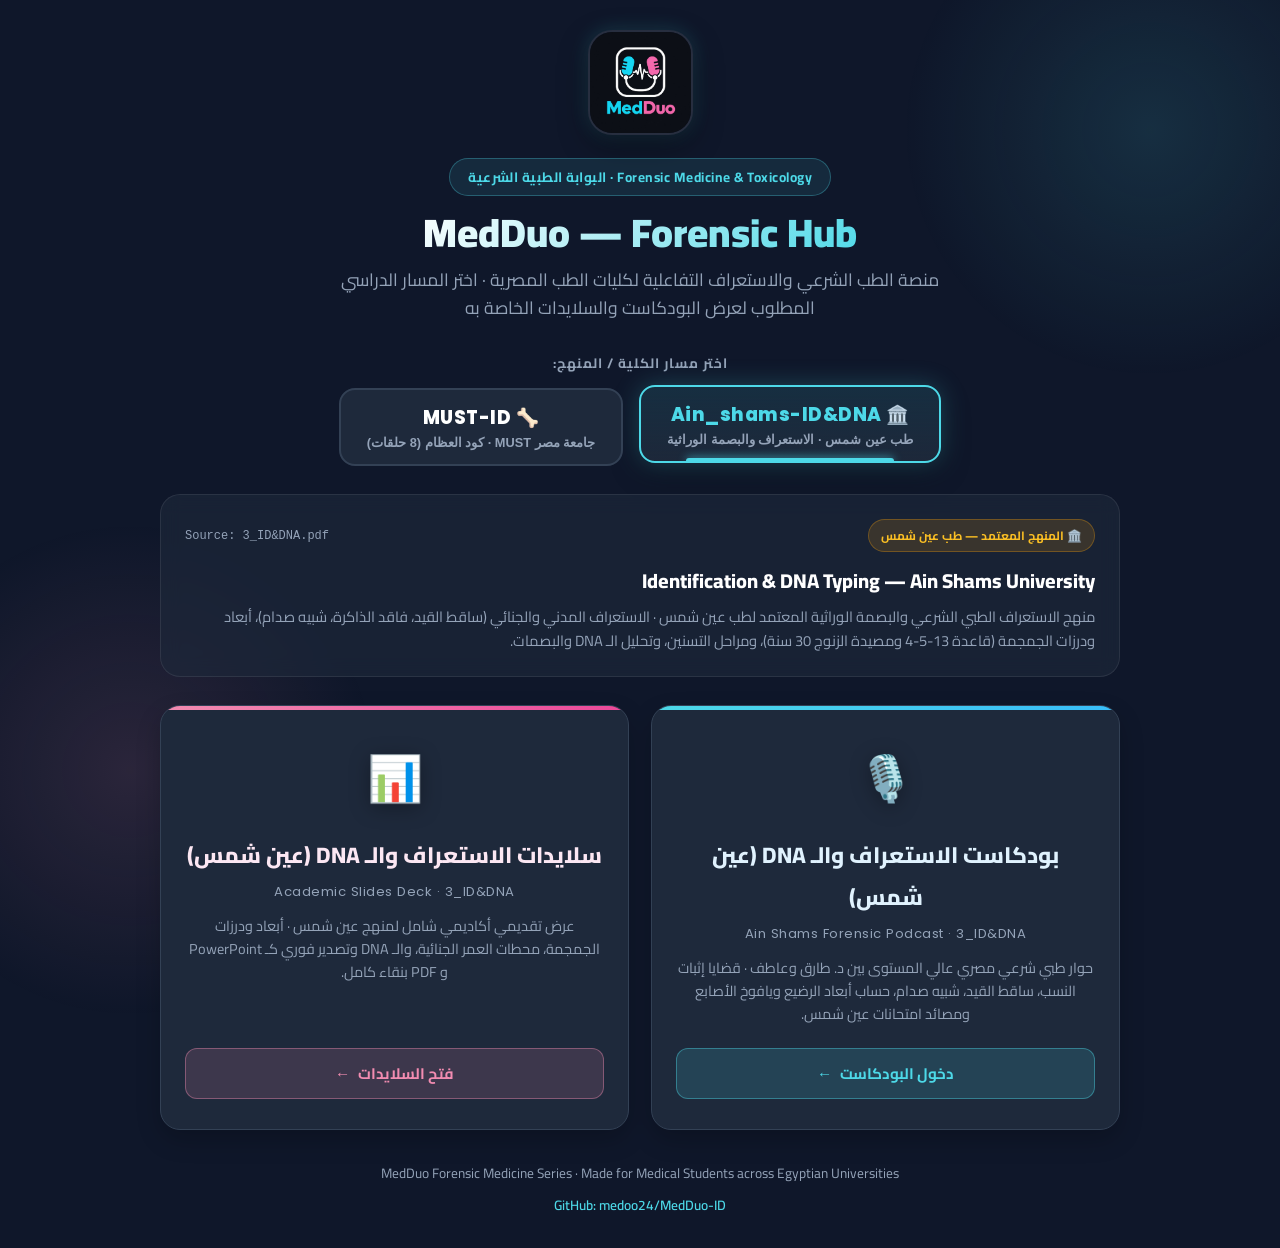
<file: index.html>
<!DOCTYPE html>
<html lang="ar" dir="rtl">
<head>
  <meta charset="UTF-8" />
  <meta name="viewport" content="width=device-width, initial-scale=1.0" />
  <title>MedDuo — البوابة الطبية الشرعية | Forensic Medicine Portal</title>
  <link rel="preconnect" href="https://fonts.googleapis.com" />
  <link rel="preconnect" href="https://fonts.gstatic.com" crossorigin />
  <link href="https://fonts.googleapis.com/css2?family=Cairo:wght@400;600;700;800;900&family=Inter:wght@400;600;700&family=Poppins:wght@600;700;800&display=swap" rel="stylesheet" />
  <style>
    :root {
      --cyan: #4DD9E8;
      --pink: #F28CB1;
      --gold: #F59E0B;
      --emerald: #10B981;
      --bg: #0F172A;
      --card-bg: #1E293B;
      --card-border: #334155;
      --text: #F8FAFC;
      --text-muted: #94A3B8;
    }

    * {
      box-sizing: border-box;
      margin: 0;
      padding: 0;
    }

    body {
      font-family: 'Cairo', sans-serif;
      background: var(--bg);
      color: var(--text);
      min-height: 100vh;
      display: flex;
      flex-direction: column;
      align-items: center;
      justify-content: space-between;
      padding: 30px 20px;
      overflow-x: hidden;
    }

    /* Ambient Glow */
    .glow-cyan {
      position: fixed;
      width: 500px;
      height: 500px;
      background: radial-gradient(circle, rgba(77, 217, 232, 0.12) 0%, transparent 70%);
      top: -120px;
      right: -120px;
      pointer-events: none;
      z-index: 0;
    }
    .glow-pink {
      position: fixed;
      width: 500px;
      height: 500px;
      background: radial-gradient(circle, rgba(242, 140, 177, 0.12) 0%, transparent 70%);
      bottom: -120px;
      left: -120px;
      pointer-events: none;
      z-index: 0;
    }

    .container {
      position: relative;
      z-index: 1;
      max-width: 960px;
      width: 100%;
      text-align: center;
      margin: auto 0;
    }

    /* Header */
    .logo-wrap {
      margin-bottom: 14px;
    }
    .logo-img {
      width: 105px;
      height: 105px;
      border-radius: 24px;
      box-shadow: 0 10px 30px rgba(0, 0, 0, 0.4), 0 0 20px rgba(77, 217, 232, 0.2);
      border: 2px solid rgba(255, 255, 255, 0.1);
      transition: transform 0.3s ease;
    }
    .logo-img:hover {
      transform: scale(1.05);
    }

    .badge-wrap {
      margin-bottom: 12px;
    }
    .badge {
      display: inline-block;
      padding: 5px 18px;
      border-radius: 50px;
      background: rgba(77, 217, 232, 0.1);
      color: var(--cyan);
      border: 1px solid rgba(77, 217, 232, 0.3);
      font-size: 0.85rem;
      font-weight: 700;
      letter-spacing: 0.5px;
    }

    h1 {
      font-size: 2.5rem;
      font-weight: 900;
      line-height: 1.25;
      margin-bottom: 8px;
      background: linear-gradient(135deg, #FFFFFF 25%, var(--cyan) 75%, var(--pink) 100%);
      -webkit-background-clip: text;
      -webkit-text-fill-color: transparent;
    }

    .subtitle {
      font-size: 1.1rem;
      color: var(--text-muted);
      margin-bottom: 28px;
      max-width: 650px;
      margin-left: auto;
      margin-right: auto;
      line-height: 1.6;
    }

    /* Track Selector */
    .track-selector-title {
      font-size: 0.85rem;
      text-transform: uppercase;
      letter-spacing: 1px;
      color: var(--text-muted);
      margin-bottom: 12px;
      font-weight: 700;
    }

    .track-selector {
      display: flex;
      justify-content: center;
      gap: 16px;
      margin-bottom: 28px;
      flex-wrap: wrap;
    }

    .track-tab-btn {
      background: var(--card-bg);
      border: 2px solid var(--card-border);
      border-radius: 16px;
      padding: 14px 26px;
      color: var(--text);
      cursor: pointer;
      display: flex;
      flex-direction: column;
      align-items: center;
      gap: 4px;
      transition: all 0.3s cubic-bezier(0.16, 1, 0.3, 1);
      min-width: 250px;
      position: relative;
      overflow: hidden;
      outline: none;
    }

    .track-tab-btn:hover {
      border-color: rgba(77, 217, 232, 0.6);
      transform: translateY(-2px);
      box-shadow: 0 8px 24px rgba(0, 0, 0, 0.25);
    }

    .track-tab-btn.active {
      border-color: var(--cyan);
      background: linear-gradient(180deg, rgba(77, 217, 232, 0.12) 0%, rgba(30, 41, 59, 0.95) 100%);
      box-shadow: 0 0 25px rgba(77, 217, 232, 0.25), 0 10px 30px rgba(0, 0, 0, 0.3);
      transform: translateY(-3px);
    }

    .track-tab-btn.active::after {
      content: '';
      position: absolute;
      bottom: 0;
      left: 15%;
      right: 15%;
      height: 3px;
      background: var(--cyan);
      border-radius: 3px 3px 0 0;
      box-shadow: 0 0 8px var(--cyan);
    }

    .track-tab-code {
      font-family: 'Poppins', sans-serif;
      font-size: 1.15rem;
      font-weight: 800;
      letter-spacing: 0.5px;
      color: #FFFFFF;
      display: flex;
      align-items: center;
      gap: 8px;
    }

    .track-tab-btn.active .track-tab-code {
      color: var(--cyan);
    }

    .track-tab-sub {
      font-size: 0.8rem;
      color: var(--text-muted);
      font-weight: 600;
    }

    /* Track Detail Container */
    .track-detail-box {
      background: rgba(30, 41, 59, 0.65);
      border: 1px solid rgba(255, 255, 255, 0.08);
      backdrop-filter: blur(10px);
      border-radius: 20px;
      padding: 24px;
      margin-bottom: 28px;
      transition: all 0.3s ease;
      text-align: right;
    }

    .track-detail-header {
      display: flex;
      justify-content: space-between;
      align-items: center;
      margin-bottom: 10px;
      flex-wrap: wrap;
      gap: 8px;
    }

    .track-badge-pill {
      font-size: 0.75rem;
      font-weight: 700;
      padding: 4px 12px;
      border-radius: 20px;
      background: rgba(245, 158, 11, 0.15);
      color: #FBBF24;
      border: 1px solid rgba(245, 158, 11, 0.3);
    }

    .track-source-tag {
      font-size: 0.75rem;
      color: var(--text-muted);
      font-family: monospace;
      direction: ltr;
    }

    .track-curriculum-title {
      font-size: 1.25rem;
      font-weight: 800;
      color: #FFFFFF;
      margin-bottom: 6px;
    }

    .track-curriculum-desc {
      font-size: 0.92rem;
      color: var(--text-muted);
      line-height: 1.6;
    }

    /* Cards Grid */
    .portal-grid {
      display: grid;
      grid-template-columns: 1fr 1fr;
      gap: 22px;
      margin-bottom: 30px;
    }

    @media (max-width: 768px) {
      .portal-grid {
        grid-template-columns: 1fr;
        gap: 16px;
      }
      .track-tab-btn {
        min-width: 100%;
      }
      h1 { font-size: 2rem; }
    }

    .portal-card {
      background: var(--card-bg);
      border: 1.5px solid var(--card-border);
      border-radius: 20px;
      padding: 30px 24px;
      text-decoration: none;
      color: inherit;
      display: flex;
      flex-direction: column;
      align-items: center;
      justify-content: space-between;
      transition: all 0.3s cubic-bezier(0.16, 1, 0.3, 1);
      position: relative;
      overflow: hidden;
      box-shadow: 0 10px 25px rgba(0, 0, 0, 0.2);
      text-align: center;
    }

    .portal-card::before {
      content: '';
      position: absolute;
      top: 0;
      left: 0;
      right: 0;
      height: 4px;
      transition: height 0.3s ease;
    }
    .card-podcast::before { background: linear-gradient(90deg, var(--cyan), #38bdf8); }
    .card-slides::before { background: linear-gradient(90deg, var(--pink), #ec4899); }

    .portal-card:hover {
      transform: translateY(-6px);
      box-shadow: 0 18px 40px rgba(0, 0, 0, 0.35);
    }
    .card-podcast:hover { border-color: var(--cyan); }
    .card-slides:hover { border-color: var(--pink); }

    .card-icon {
      font-size: 2.8rem;
      margin-bottom: 14px;
      filter: drop-shadow(0 4px 10px rgba(0, 0, 0, 0.3));
    }

    .card-title {
      font-size: 1.4rem;
      font-weight: 800;
      margin-bottom: 6px;
    }
    .card-podcast .card-title { color: #E0F2FE; }
    .card-slides .card-title { color: #FCE7F3; }

    .card-en-title {
      font-family: 'Poppins', sans-serif;
      font-size: 0.82rem;
      color: var(--text-muted);
      margin-bottom: 12px;
      letter-spacing: 0.5px;
    }

    .card-desc {
      font-size: 0.9rem;
      color: var(--text-muted);
      line-height: 1.6;
      margin-bottom: 22px;
      flex-grow: 1;
    }

    .card-btn {
      display: inline-flex;
      align-items: center;
      gap: 8px;
      padding: 10px 24px;
      border-radius: 12px;
      font-weight: 700;
      font-size: 0.95rem;
      transition: all 0.2s ease;
      width: 100%;
      justify-content: center;
    }

    .card-podcast .card-btn {
      background: rgba(77, 217, 232, 0.15);
      color: var(--cyan);
      border: 1px solid rgba(77, 217, 232, 0.4);
    }
    .card-podcast:hover .card-btn {
      background: var(--cyan);
      color: #0F172A;
      box-shadow: 0 4px 15px rgba(77, 217, 232, 0.4);
    }

    .card-slides .card-btn {
      background: rgba(242, 140, 177, 0.15);
      color: var(--pink);
      border: 1px solid rgba(242, 140, 177, 0.4);
    }
    .card-slides:hover .card-btn {
      background: var(--pink);
      color: #0F172A;
      box-shadow: 0 4px 15px rgba(242, 140, 177, 0.4);
    }

    /* Footer */
    footer {
      font-size: 0.85rem;
      color: var(--text-muted);
      text-align: center;
      margin-top: 24px;
    }
    footer a {
      color: var(--cyan);
      text-decoration: none;
      font-weight: 600;
    }
    footer a:hover {
      text-decoration: underline;
    }
  </style>
</head>
<body>
  <div class="glow-cyan"></div>
  <div class="glow-pink"></div>

  <div class="container">
    <div class="logo-wrap">
      <img src="Logo.jpg" alt="MedDuo Logo" class="logo-img" />
    </div>

    <div class="badge-wrap">
      <span class="badge">Forensic Medicine & Toxicology · البوابة الطبية الشرعية</span>
    </div>
    <h1>MedDuo — Forensic Hub</h1>
    <p class="subtitle">
      منصة الطب الشرعي والاستعراف التفاعلية لكليات الطب المصرية · اختر المسار الدراسي المطلوب لعرض البودكاست والسلايدات الخاصة به
    </p>

    <!-- TRACK SELECTOR BUTTONS -->
    <div class="track-selector-title">اختر مسار الكلية / المنهج:</div>
    <div class="track-selector" role="tablist">
      <!-- 1. Ain Shams Track -->
      <button class="track-tab-btn active" id="tab-ainshams" role="tab" aria-selected="true" data-track="ain_shams">
        <span class="track-tab-code">🏛️ Ain_shams-ID&DNA</span>
        <span class="track-tab-sub">طب عين شمس · الاستعراف والبصمة الوراثية</span>
      </button>

      <!-- 2. MUST Track -->
      <button class="track-tab-btn" id="tab-must" role="tab" aria-selected="false" data-track="must">
        <span class="track-tab-code">🦴 MUST-ID</span>
        <span class="track-tab-sub">جامعة مصر MUST · كود العظام (8 حلقات)</span>
      </button>
    </div>

    <!-- DYNAMIC TRACK DETAIL BOX -->
    <div class="track-detail-box" id="track-detail-box">
      <div class="track-detail-header">
        <span class="track-badge-pill" id="track-badge">🏛️ المنهج المعتمد — طب عين شمس</span>
        <span class="track-source-tag" id="track-source">Source: 3_ID&DNA.pdf</span>
      </div>
      <div class="track-curriculum-title" id="track-title">Identification & DNA Typing — Ain Shams University</div>
      <p class="track-curriculum-desc" id="track-desc">
        منهج الاستعراف الطبي الشرعي والبصمة الوراثية المعتمد لطب عين شمس · الاستعراف المدني والجنائي (ساقط القيد، شبيه صدام)، أبعاد ودرزات الجمجمة (13-5-4 ومصيدة الزنوج)، الأسنان اللبنية والدائمة، والـ DNA وتطبيقاته.
      </p>
    </div>

    <!-- ACTION CARDS (PODCAST & SLIDES) -->
    <div class="portal-grid">
      <!-- PODCAST CARD -->
      <a href="podcast-site/?track=ain_shams" id="btn-portal-podcast" class="portal-card card-podcast">
        <div>
          <div class="card-icon">🎙️</div>
          <div class="card-title" id="podcast-title">بودكاست الاستعراف والـ DNA</div>
          <div class="card-en-title" id="podcast-subtitle">Ain Shams Forensic Podcast</div>
          <p class="card-desc" id="podcast-desc">
            حوار مصري خفيف ودسم بين د. طارق وعاطف · قضايا المستشفى، ساقط القيد، شبيه صدام، تفكيك أبعاد الجمجمة ومصائد امتحانات عين شمس بدقة أكاديمية بالغة.
          </p>
        </div>
        <div class="card-btn">
          <span>دخول البودكاست</span>
          <span>←</span>
        </div>
      </a>

      <!-- SLIDES CARD -->
      <a href="slides-site/?track=ain_shams" id="btn-portal-slides" class="portal-card card-slides">
        <div>
          <div class="card-icon">📊</div>
          <div class="card-title" id="slides-title">سلايدات العرض الأكاديمي</div>
          <div class="card-en-title" id="slides-subtitle">Academic Slides & Diagrams</div>
          <p class="card-desc" id="slides-desc">
            سلايدات أكاديمية إنجليزية بالصور والرسومات وتصدير كامل كـ PowerPoint (.pptx) و PDF بصفحة كاملة بدون أخطاء وملاحظات المحاضر الرسمية.
          </p>
        </div>
        <div class="card-btn">
          <span>فتح السلايدات</span>
          <span>←</span>
        </div>
      </a>
    </div>

    <footer>
      <p>MedDuo Forensic Medicine Series · Made for Medical Students across Egyptian Universities</p>
      <p style="margin-top: 6px;">
        <a href="https://github.com/medoo24/MedDuo-ID" target="_blank" rel="noopener">GitHub: medoo24/MedDuo-ID</a>
      </p>
    </footer>
  </div>

  <script>
    const TRACK_CONFIGS = {
      ain_shams: {
        badge: '🏛️ المنهج المعتمد — طب عين شمس',
        source: 'Source: 3_ID&DNA.pdf',
        title: 'Identification & DNA Typing — Ain Shams University',
        desc: 'منهج الاستعراف الطبي الشرعي والبصمة الوراثية المعتمد لطب عين شمس · الاستعراف المدني والجنائي (ساقط القيد، فاقد الذاكرة، شبيه صدام)، أبعاد ودرزات الجمجمة (قاعدة 13-5-4 ومصيدة الزنوج 30 سنة)، ومراحل التسنين، وتحليل الـ DNA والبصمات.',
        podcastLink: 'podcast-site/?track=ain_shams',
        podcastTitle: 'بودكاست الاستعراف والـ DNA (عين شمس)',
        podcastSubtitle: 'Ain Shams Forensic Podcast · 3_ID&DNA',
        podcastDesc: 'حوار طبي شرعي مصري عالي المستوى بين د. طارق وعاطف · قضايا إثبات النسب، ساقط القيد، شبيه صدام، حساب أبعاد الرضيع ويافوخ الأصابع ومصائد امتحانات عين شمس.',
        slidesLink: 'slides-site/?track=ain_shams',
        slidesTitle: 'سلايدات الاستعراف والـ DNA (عين شمس)',
        slidesSubtitle: 'Academic Slides Deck · 3_ID&DNA',
        slidesDesc: 'عرض تقديمي أكاديمي شامل لمنهج عين شمس · أبعاد ودرزات الجمجمة، محطات العمر الجنائية، والـ DNA وتصدير فوري كـ PowerPoint و PDF بنقاء كامل.'
      },
      must: {
        badge: '🦴 كود العظام — جامعة مصر MUST (8 حلقات)',
        source: 'Source: MUST Forensic Modules (Ep 1-8)',
        title: 'The Bone Code — MUST Forensic Medicine Series',
        desc: 'سلسلة كود العظام الكاملة في 8 حلقات تفاعلية · طريقة د. شيرين للأشكال الهندسية، مراكز التعظم وقضية البرنس، عظام الحوض والخنق اللامي، وبصمات اليد والأسنان ومعادلات بيرسون.',
        podcastLink: 'podcast-site/?track=must',
        podcastTitle: 'بودكاست كود العظام (8 حلقات)',
        podcastSubtitle: 'The Bone Code Podcast (MUST Track)',
        podcastDesc: 'حوار مصري خفيف الدم وشديد الدقة بين د. طارق وعاطف · رحلة الـ 8 حلقات كاملة مع قضية البرنس وفحص الجثة المتفحمة وقضية المشنوق وتثبيت أرقام الامتحان.',
        slidesLink: 'slides-site/?track=must',
        slidesTitle: 'سلايدات كود العظام (8 حلقات)',
        slidesSubtitle: 'Academic Slides Deck (MUST Track)',
        slidesDesc: 'عرض تقديمي متكامل لـ 8 حلقات يضم 23 رسماً تشريحياً وجنائياً عالي الدقة · وضع العرض المسرحي (F) وتصدير رسمي كـ PowerPoint (.pptx) و PDF بجودة Retina.'
      }
    };

    function applyTrack(trackKey) {
      const cfg = TRACK_CONFIGS[trackKey] || TRACK_CONFIGS.ain_shams;
      
      // Update Tab buttons
      document.querySelectorAll('.track-tab-btn').forEach(btn => {
        const isTarget = btn.dataset.track === trackKey;
        btn.classList.toggle('active', isTarget);
        btn.setAttribute('aria-selected', isTarget ? 'true' : 'false');
      });

      // Update Track Info Box
      document.getElementById('track-badge').textContent = cfg.badge;
      document.getElementById('track-source').textContent = cfg.source;
      document.getElementById('track-title').textContent = cfg.title;
      document.getElementById('track-desc').textContent = cfg.desc;

      // Update Cards Links & Content
      const pLink = document.getElementById('btn-portal-podcast');
      pLink.href = cfg.podcastLink;
      document.getElementById('podcast-title').textContent = cfg.podcastTitle;
      document.getElementById('podcast-subtitle').textContent = cfg.podcastSubtitle;
      document.getElementById('podcast-desc').textContent = cfg.podcastDesc;

      const sLink = document.getElementById('btn-portal-slides');
      sLink.href = cfg.slidesLink;
      document.getElementById('slides-title').textContent = cfg.slidesTitle;
      document.getElementById('slides-subtitle').textContent = cfg.slidesSubtitle;
      document.getElementById('slides-desc').textContent = cfg.slidesDesc;

      // Persist choice & URL hash
      localStorage.setItem('medduo_selected_track', trackKey);
      if (history.replaceState) {
        history.replaceState(null, null, '#' + trackKey);
      }
    }

    // Attach click handlers
    document.querySelectorAll('.track-tab-btn').forEach(btn => {
      btn.addEventListener('click', () => {
        applyTrack(btn.dataset.track);
      });
    });

    // Init from URL hash or localStorage or default to ain_shams
    window.addEventListener('DOMContentLoaded', () => {
      const hash = window.location.hash.replace('#', '');
      const saved = localStorage.getItem('medduo_selected_track');
      if (hash && TRACK_CONFIGS[hash]) {
        applyTrack(hash);
      } else if (saved && TRACK_CONFIGS[saved]) {
        applyTrack(saved);
      } else {
        applyTrack('ain_shams');
      }
    });
  </script>
</body>
</html>
</file>
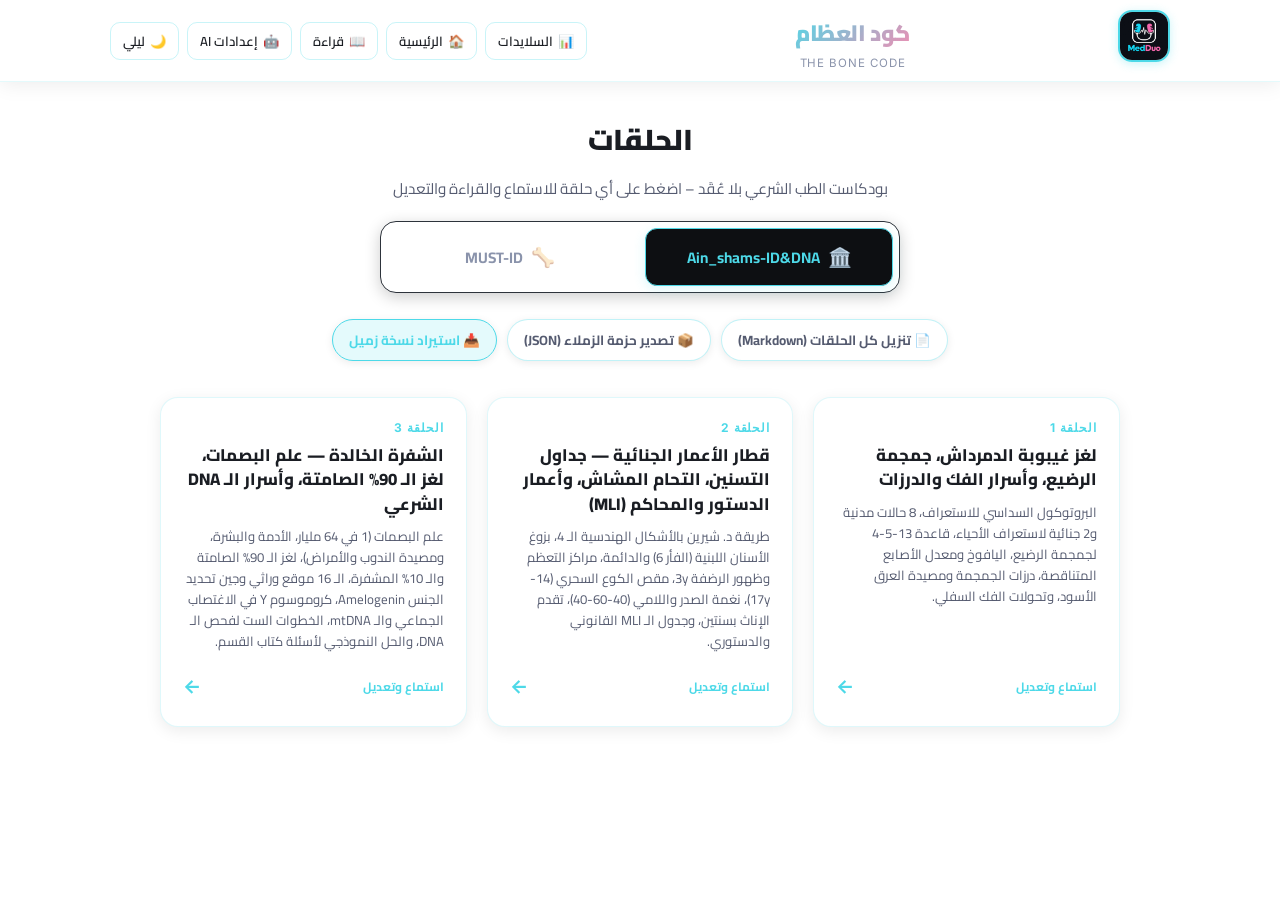
<file: podcast-site/index.html>
<!DOCTYPE html>
<html lang="ar" dir="rtl">
<head>
  <meta charset="UTF-8" />
  <meta name="viewport" content="width=device-width, initial-scale=1.0" />
  <title>كود العظام | The Bone Code</title>
  <link rel="preconnect" href="https://fonts.googleapis.com" />
  <link rel="preconnect" href="https://fonts.gstatic.com" crossorigin />
  <link href="https://fonts.googleapis.com/css2?family=Cairo:wght@300;400;600;700;900&family=Inter:wght@300;400;600;700&display=swap" rel="stylesheet" />
  <link rel="stylesheet" href="style.css" />
</head>
<body class="light-mode">

  <!-- SHARED BANNER (Shown when viewing a colleague's shared link) -->
  <div id="shared-banner" class="shared-banner" style="display:none;">
    <div class="shared-banner-inner">
      <div class="shared-banner-text">
        <span class="shared-icon">🎉</span>
        <span>أنت تعرض الآن <strong>نسخة معدلة شاركها معك زميلك</strong> لهذه الحلقة!</span>
      </div>
      <div class="shared-banner-actions">
        <button id="btn-save-shared" class="banner-btn save">💾 حفظ هذه النسخة في متصفحي</button>
        <button id="btn-dismiss-shared" class="banner-btn dismiss">✕ إغلاق التنبيه</button>
      </div>
    </div>
  </div>

  <!-- HEADER -->
  <header class="site-header">
    <div class="header-inner">
      <!-- Logo (left in RTL = start) -->
      <div class="header-logo">
        <a href="../index.html" title="الرئيسية"><img src="Logo.jpg" alt="MedDuo Logo" class="logo-img" /></a>
      </div>

      <!-- Site title (center) -->
      <div class="header-title">
        <h1 class="site-title">كود العظام</h1>
        <span class="site-title-en">The Bone Code</span>
      </div>

      <!-- Controls (right in RTL = end) -->
      <div class="header-controls">
        <a href="../slides-site/" id="btn-goto-slides" class="ctrl-btn portal-link" title="انتقل إلى منصة السلايدات والشرائح">
          <span class="icon">📊</span>
          <span class="label">السلايدات</span>
        </a>
        <a href="../index.html" class="ctrl-btn portal-link" title="العودة للبوابة الرئيسية">
          <span class="icon">🏠</span>
          <span class="label">الرئيسية</span>
        </a>

        <button id="btn-reading-mode" class="ctrl-btn" title="وضع القراءة">
          <span class="icon">📖</span>
          <span class="label">قراءة</span>
        </button>
        <button id="btn-ai-settings-podcast" class="ctrl-btn" title="إعدادات الذكاء الاصطناعي (Gemini AI)">
          <span class="icon">🤖</span>
          <span class="label">إعدادات AI</span>
        </button>
        <button id="btn-dark-mode" class="ctrl-btn" title="الوضع الليلي">
          <span class="icon">🌙</span>
          <span class="label">ليلي</span>
        </button>
      </div>
    </div>
  </header>

  <!-- MAIN VIEWS -->
  <main id="app">
    <!-- Episode Grid View -->
    <section id="view-grid" class="view active">
      <div class="grid-header">
        <h2 class="grid-title">الحلقات</h2>
        <p class="grid-subtitle">بودكاست الطب الشرعي بلا عُقَد – اضغط على أي حلقة للاستماع والقراءة والتعديل</p>

                <!-- University Track Switcher -->
        <div class="track-switcher" id="track-switcher">
          <button class="track-tab active" id="tab-ain-shams" data-track="ain_shams" title="منهج طب عين شمس — 3 حلقات">
            <span class="track-icon">🏛️</span>
            <span class="track-name">Ain_shams-ID&DNA</span>
          </button>
          <button class="track-tab" id="tab-must" data-track="must" title="سلسلة كود العظام — جامعة مصر — 8 حلقات">
            <span class="track-icon">🦴</span>
            <span class="track-name">MUST-ID</span>
          </button>
        </div>

        <!-- Global Collaborative Tools Bar -->
        <div class="grid-tools-bar">
          <button id="btn-grid-export-all-md" class="grid-tool-btn" title="تنزيل جميع الحلقات المعدلة في ملف Markdown واحد شامل">
            📄 تنزيل كل الحلقات (Markdown)
          </button>
          <button id="btn-grid-export-all-json" class="grid-tool-btn" title="تصدير حزمة التعديلات كاملة لتبادلها مع الزملاء">
            📦 تصدير حزمة الزملاء (JSON)
          </button>
          <button id="btn-grid-import" class="grid-tool-btn primary" title="استيراد ملف معدل من زميل (Markdown أو JSON)">
            📥 استيراد نسخة زميل
          </button>
        </div>
      </div>
      <div id="episodes-grid" class="episodes-grid"></div>
    </section>

    <!-- Episode View -->
    <section id="view-episode" class="view">
      <div class="episode-header">
        <button id="btn-back" class="back-btn">
          <span>→</span> العودة للحلقات
        </button>
        <div class="episode-meta">
          <div class="ep-meta-top">
            <span id="ep-number-badge" class="ep-badge"></span>
            <button id="btn-edit-ep-meta" class="btn-edit-meta" title="تعديل عنوان ووصف الحلقة بحرية">
              <span class="icon">✏️</span>
              <span>تعديل عنوان ووصف الحلقة</span>
            </button>
          </div>
          <h2 id="ep-title" class="ep-title"></h2>
          <p id="ep-desc" class="ep-desc"></p>
        </div>
      </div>

      <!-- Toolbar -->
      <div class="toolbar" id="toolbar">
        <div class="toolbar-group filter-group">
          <span class="toolbar-label">تصفية:</span>
          <button class="filter-btn active" data-filter="all">الكل</button>
          <button class="filter-btn" data-filter="dr_tarek">🩺 د. طارق فقط</button>
          <button class="filter-btn" data-filter="atef">🎓 عاطف فقط</button>
        </div>
        <div class="toolbar-group scroll-group">
          <span class="toolbar-label">تمرير تلقائي:</span>
          <button id="btn-autoscroll" class="scroll-btn" title="تشغيل/إيقاف التمرير التلقائي">▶</button>
          <select id="scroll-speed" class="speed-select" title="سرعة التمرير التلقائي الهادئ">
            <option value="slow">🐢 هادئ ومتأنٍ (قراءة دقيقة)</option>
            <option value="medium" selected>🚶 سلس ومريح (طبيعي)</option>
            <option value="fast">🏃 سريع (مراجعة خاطفة)</option>
          </select>
        </div>
        <div class="toolbar-group action-tools-group">
          <button id="btn-add-start" class="tool-btn add-btn" title="إضافة فقرة جديدة في البداية">➕ إضافة فقرة</button>
          <button id="btn-share-modal" class="tool-btn share-btn" title="خيارات التصدير والمشاركة مع الزملاء">📤 تصدير ومشاركة</button>
          <button id="btn-import-single" class="tool-btn import-btn" title="استيراد ملف معدل من زميل لهذه الحلقة">📥 استيراد نسخة زميل</button>
          <button id="btn-copy-text" class="tool-btn copy-btn" title="نسخ النص الكامل للحافظة">📋 نسخ النص</button>
          <button id="btn-reset-episode" class="tool-btn reset-btn" title="إعادة ضبط الحلقة للأصل">🔄 استعادة الأصل</button>
        </div>
      </div>

      <!-- Chat bubbles container -->
      <div id="dialogue-container" class="dialogue-container"></div>

      <!-- End Add Container -->
      <div id="add-end-container" class="add-end-container">
        <button id="btn-add-end" class="add-end-btn">
          ➕ إضافة فقرة أو محطة في نهاية الحلقة
        </button>
      </div>

      <!-- Reading mode container -->
      <div id="reading-container" class="reading-container" style="display:none;"></div>
    </section>
  </main>

  <!-- MODAL: EDIT EPISODE TITLE & DESCRIPTION -->
  <div id="modal-edit-meta" class="modal-overlay" style="display:none;">
    <div class="modal-card">
      <div class="modal-header">
        <h3 class="modal-title">✏️ تعديل بيانات الحلقة</h3>
        <button class="modal-close" data-close="modal-edit-meta">✕</button>
      </div>
      <div class="modal-body">
        <div class="form-group">
          <label for="meta-title-input" class="form-label">عنوان الحلقة:</label>
          <input type="text" id="meta-title-input" class="form-input" placeholder="اكتب عنوان الحلقة هنا..." />
        </div>
        <div class="form-group">
          <label for="meta-desc-input" class="form-label">وصف وموجز الحلقة:</label>
          <textarea id="meta-desc-input" class="form-textarea" rows="3" placeholder="اكتب وصف الحلقة وموضوعها..."></textarea>
        </div>
      </div>
      <div class="modal-footer">
        <button id="btn-save-meta" class="btn-primary">💾 حفظ التغييرات</button>
        <button id="btn-revert-meta" class="btn-secondary">🔄 استعادة العنوان الأصلي</button>
        <button class="btn-cancel" data-close="modal-edit-meta">إلغاء</button>
      </div>
    </div>
  </div>

  <!-- MODAL: EDIT OR ADD DIALOGUE ITEM -->
  <div id="modal-edit-item" class="modal-overlay" style="display:none;">
    <div class="modal-card modal-card-wide">
      <div class="modal-header">
        <h3 id="item-modal-title" class="modal-title">✏️ تعديل الفقرة الحوارية</h3>
        <button class="modal-close" data-close="modal-edit-item">✕</button>
      </div>
      <div class="modal-body">
        <div class="form-group">
          <label class="form-label">نوع العنصر / المتحدث:</label>
          <div class="speaker-pill-group" id="speaker-pill-group">
            <button type="button" class="speaker-pill active" data-type="speaker" data-speaker="dr_tarek">🩺 د. طارق</button>
            <button type="button" class="speaker-pill" data-type="speaker" data-speaker="atef">🎓 عاطف</button>
            <button type="button" class="speaker-pill" data-type="section_header" data-speaker="">📌 عنوان محطة</button>
            <button type="button" class="speaker-pill" data-type="sub_header" data-speaker="">🔹 عنوان فرعي</button>
            <button type="button" class="speaker-pill" data-type="speaker" data-speaker="custom">👤 متحدث آخر</button>
          </div>
          <div id="custom-speaker-wrap" class="custom-speaker-wrap" style="display:none; margin-top:8px;">
            <input type="text" id="custom-speaker-input" class="form-input" placeholder="اكتب اسم المتحدث (مثال: وكيل النيابة، القاضي، الشاهد...)" />
          </div>
        </div>
        <div class="form-group">
          <label for="item-text-input" class="form-label">نص الحوار أو العنوان:</label>
          <textarea id="item-text-input" class="form-textarea" rows="6" placeholder="اكتب نص الحوار هنا..."></textarea>
        </div>
      </div>
      <div class="modal-footer">
        <button id="btn-save-item" class="btn-primary">💾 حفظ التعديل</button>
        <button class="btn-cancel" data-close="modal-edit-item">إلغاء</button>
      </div>
    </div>
  </div>

  <!-- MODAL: SHARE & EXPORT (For colleague collaboration) -->
  <div id="modal-share-export" class="modal-overlay" style="display:none;">
    <div class="modal-card">
      <div class="modal-header">
        <h3 class="modal-title">📤 تصدير ومشاركة السكربت مع زملائك</h3>
        <button class="modal-close" data-close="modal-share-export">✕</button>
      </div>
      <div class="modal-body">
        <p style="font-size:0.88rem; color:var(--text-secondary); margin-bottom:12px;">
          اختر الطريقة الأنسب لك لمشاركة نسختك المعدلة من هذا السكربت مع زملائك:
        </p>

        <!-- Option 1: Markdown Download -->
        <div class="share-option-card">
          <div class="share-option-info">
            <span class="share-opt-icon">📄</span>
            <div>
              <strong class="share-opt-title">تنزيل كملف Markdown (.md)</strong>
              <p class="share-opt-desc">ملف نصي منسق وجاهز للقراءة والتعديل على أي برنامج أو محرر نصوص.</p>
            </div>
          </div>
          <button id="btn-do-export-md" class="btn-primary" style="white-space:nowrap;">📥 تنزيل .md</button>
        </div>

        <!-- Option 2: JSON Share Package -->
        <div class="share-option-card">
          <div class="share-option-info">
            <span class="share-opt-icon">📦</span>
            <div>
              <strong class="share-opt-title">تصدير كحزمة تطبيق (.json)</strong>
              <p class="share-opt-desc">ملف خفيف يمكن لزميلك رفعه في موقعه بضغطة زر لرؤية نفس نسختك فوراً.</p>
            </div>
          </div>
          <button id="btn-do-export-json" class="btn-primary" style="white-space:nowrap;">📦 تنزيل .json</button>
        </div>

        <!-- Option 3: Shareable Web Link -->
        <div class="share-option-card">
          <div class="share-option-info">
            <span class="share-opt-icon">🔗</span>
            <div>
              <strong class="share-opt-title">نسخ رابط المشاركة المباشر</strong>
              <p class="share-opt-desc">رابط مباشر ترسله لزميلك على واتساب أو تيليجرام ليفتح نفس نسختك على المتصفح مباشرة!</p>
            </div>
          </div>
          <button id="btn-do-copy-link" class="btn-secondary" style="white-space:nowrap;">🔗 نسخ الرابط</button>
        </div>
      </div>
      <div class="modal-footer">
        <button class="btn-cancel" data-close="modal-share-export">إغلاق</button>
      </div>
    </div>
  </div>

  <!-- MODAL: IMPORT (From Colleague) -->
  <div id="modal-import" class="modal-overlay" style="display:none;">
    <div class="modal-card modal-card-wide">
      <div class="modal-header">
        <h3 class="modal-title">📥 استيراد نسخة أو سكربت من زميل</h3>
        <button class="modal-close" data-close="modal-import">✕</button>
      </div>
      <div class="modal-body">
        <p style="font-size:0.88rem; color:var(--text-secondary); margin-bottom:8px;">
          يمكنك استيراد السكربت الذي أرسله لك زميلك سواء كان ملف <strong>Markdown (.md)</strong> أو ملف حزمة <strong>JSON (.json)</strong> أو لصق النص مباشرة:
        </p>

        <!-- File picker -->
        <div class="form-group">
          <label class="form-label">1. رفع ملف من جهازك (.md أو .json):</label>
          <input type="file" id="import-file-input" accept=".md,.markdown,.json,.txt" class="form-input" style="padding:8px;" />
        </div>

        <div style="display:flex; align-items:center; gap:10px; margin:4px 0;">
          <div style="flex:1; height:1px; background:var(--separator-border);"></div>
          <span style="font-size:0.75rem; color:var(--text-muted); font-weight:700;">أو</span>
          <div style="flex:1; height:1px; background:var(--separator-border);"></div>
        </div>

        <!-- Textarea paste -->
        <div class="form-group">
          <label for="import-text-input" class="form-label">2. أو الصق نص السكربت / الكود هنا مباشرة:</label>
          <textarea id="import-text-input" class="form-textarea" rows="7" placeholder="الصق نص الحلقة المعدلة أو كود الـ JSON هنا..."></textarea>
        </div>

        <!-- Target episode picker if on grid view -->
        <div class="form-group" id="import-target-ep-group" style="display:none;">
          <label for="import-target-ep-select" class="form-label">تطبيق التعديلات على:</label>
          <select id="import-target-ep-select" class="form-input">
            <!-- Populated by JS -->
          </select>
        </div>
      </div>
      <div class="modal-footer">
        <button id="btn-do-import" class="btn-primary">📥 استيراد وتطبيق الآن</button>
        <button class="btn-cancel" data-close="modal-import">إلغاء</button>
      </div>
    </div>
  </div>

  <!-- MODAL: AI SCENE / SEGMENT ASSISTANT -->
  <div id="modal-ai-segment" class="modal-overlay" style="display:none;">
    <div class="modal-card modal-card-wide" style="max-width:820px;">
      <div class="modal-header">
        <div style="display:flex;align-items:center;gap:10px;">
          <div style="background:linear-gradient(135deg, #6366F1, #8B5CF6);color:#fff;border-radius:8px;width:34px;height:34px;display:flex;align-items:center;justify-content:center;font-size:1.1rem;">✨</div>
          <div>
            <h3 class="modal-title">تطوير المشهد بالذكاء الاصطناعي (Gemini AI)</h3>
            <span id="ai-segment-title-label" style="font-size:0.8rem;color:var(--text-secondary);">المشهد الحالي...</span>
          </div>
        </div>
        <button class="modal-close" data-close="modal-ai-segment">✕</button>
      </div>
      <div class="modal-body" style="display:flex;flex-direction:column;gap:14px;">
        <!-- Quick Recipe Pills -->
        <div>
          <label class="form-label" style="margin-bottom:6px;">⚡ تطويرات سريعة جاهزة بضغطة واحدة:</label>
          <div style="display:flex;flex-wrap:wrap;gap:8px;" id="ai-podcast-quick-actions">
            <button class="ai-podcast-chip" data-action="shereen">🎭 إضافة تحشيشات وتشبيهات د. شيرين</button>
            <button class="ai-podcast-chip" data-action="humor">⚡ زيادة المناكفة والقفشات الذكية بين د. طارق وعاطف</button>
            <button class="ai-podcast-chip" data-action="egyptian">🗣️ تنعيم اللهجة العامية المصرية وتقليل التقعر</button>
            <button class="ai-podcast-chip" data-action="accuracy">⚖️ تدقيق المعلومات الطبية والشرعية ومنع التأليف</button>
            <button class="ai-podcast-chip" data-action="plot">🔍 ربط المشهد بذكاء مع القضية الجنائية والحل المفاجئ</button>
          </div>
        </div>

        <!-- Custom Prompt -->
        <div class="form-group">
          <label for="ai-segment-prompt" class="form-label">أو اكتب توجيهاتك المخصصة للمشهد (عربي أو إنجليزي):</label>
          <textarea id="ai-segment-prompt" class="form-textarea" rows="3" placeholder="مثلاً: اجعل عاطف يسأل عن لغز كسر العظم اللامي في الخنق، ود. طارق يشرحها بمثال تشبيهي عملي ويدخل قفشة خفيفة..."></textarea>
        </div>

        <!-- Model selection & run -->
        <div style="display:flex;justify-content:space-between;align-items:center;background:var(--card-bg, #1A1F26);border:1px solid var(--card-border, #2E3846);border-radius:8px;padding:8px 14px;">
          <div style="display:flex;align-items:center;gap:8px;">
            <span style="font-size:0.8rem;color:var(--text-secondary);">الموديل:</span>
            <select id="ai-podcast-model" class="form-input" style="padding:4px 8px;font-size:0.8rem;width:auto;">
              <option value="gemini-3.8-flash">Gemini 3.8 Flash (فائق السرعة والذكاء)</option>
              <option value="gemini-2.5-flash">Gemini 2.5 Flash</option>
              <option value="gemini-flash-latest">Gemini Flash Latest</option>
            </select>
          </div>
          <button id="btn-run-ai-segment" class="btn-primary" style="background:linear-gradient(135deg, #6366F1, #8B5CF6);border:none;white-space:nowrap;">✨ توليد التعديل بالذكاء الاصطناعي</button>
        </div>

        <!-- Loading spinner -->
        <div id="ai-segment-loading" style="display:none;text-align:center;padding:20px;background:rgba(99,102,241,0.1);border-radius:8px;border:1px solid rgba(99,102,241,0.3);">
          <div style="font-size:1.3rem;margin-bottom:6px;">⏳</div>
          <div style="font-weight:700;color:#A78BFA;font-size:0.9rem;" id="ai-segment-loading-text">جاري إعادة صياغة الحوار بذكاء وإضافة التحشيشات والقفشات...</div>
        </div>

        <!-- Preview Box -->
        <div id="ai-segment-preview-wrap" style="display:none;flex-direction:column;gap:10px;">
          <div style="display:flex;justify-content:space-between;align-items:center;">
            <strong style="font-size:0.85rem;color:#10B981;">✓ معاينة حوار المشهد المطور:</strong>
            <span id="ai-preview-count-chip" style="font-size:0.75rem;color:var(--text-secondary);"></span>
          </div>
          <div id="ai-segment-preview-list" class="ai-segment-preview-list">
            <!-- Dynamically populated with preview bubbles -->
          </div>
        </div>
      </div>
      <div class="modal-footer" style="display:flex;justify-content:space-between;">
        <button class="btn-cancel" data-close="modal-ai-segment">إلغاء</button>
        <button id="btn-apply-ai-segment" class="btn-primary" style="background:#10B981;border:none;display:none;">✓ تطبيق التعديل على المشهد</button>
      </div>
    </div>
  </div>

  <!-- MODAL: AI SETTINGS (API KEY) -->
  <div id="modal-ai-settings-podcast" class="modal-overlay" style="display:none;">
    <div class="modal-card" style="max-width:540px;">
      <div class="modal-header">
        <h3 class="modal-title">⚙️ إعدادات الذكاء الاصطناعي (Gemini AI API)</h3>
        <button class="modal-close" data-close="modal-ai-settings-podcast">✕</button>
      </div>
      <div class="modal-body" style="display:flex;flex-direction:column;gap:14px;">
        <p style="font-size:0.85rem;color:var(--text-secondary);line-height:1.5;margin:0;">
          أدخل مفتاح Google Gemini API لتفعيل التعديل الذكي للمشاهد والتحشيشات وإعادة الصياغة. المفتاح يُحفظ في متصفحك محلياً (<code style="background:rgba(255,255,255,0.06);padding:2px 4px;border-radius:4px;">localStorage</code>) ولا يتم إرساله لأي خوادم خارجية.
        </p>
        <div class="form-group">
          <label for="input-gemini-key-podcast" class="form-label">Gemini API Key:</label>
          <div style="display:flex;gap:6px;">
            <input type="password" id="input-gemini-key-podcast" class="form-input" placeholder="AIzaSy..." style="flex:1;" />
            <button id="btn-toggle-key-vis-podcast" class="btn-secondary" style="padding:0 12px;">👁</button>
          </div>
          <span style="font-size:0.75rem;color:var(--text-muted);margin-top:4px;display:block;">
            يمكنك استخراج مفتاح مجاني من <a href="https://aistudio.google.com/app/apikey" target="_blank" style="color:var(--cyan);text-decoration:underline;">Google AI Studio</a>.
          </span>
        </div>
        <div id="key-test-status-podcast" style="font-size:0.82rem;font-weight:700;min-height:22px;"></div>
      </div>
      <div class="modal-footer" style="display:flex;justify-content:space-between;">
        <button id="btn-clear-gemini-key-podcast" class="btn-danger" style="font-size:0.8rem;">مسح المفتاح</button>
        <div style="display:flex;gap:8px;">
          <button id="btn-test-gemini-key-podcast" class="btn-secondary">اختبار الاتصال</button>
          <button id="btn-save-gemini-key-podcast" class="btn-primary">💾 حفظ المفتاح</button>
        </div>
      </div>
    </div>
  </div>

  <script src="app.js"></script>
</body>
</html>
</file>
<file: podcast-site/style.css>
/* ============================================================
   MEDDUO PODCAST SITE — style.css
   Modern, Sleek, Responsive, Editable Arabic Podcast UI
   ============================================================ */

/* ============================================================
   CSS CUSTOM PROPERTIES & THEMING
   ============================================================ */
:root {
  --cyan: #4DD9E8;
  --pink: #F28CB1;
  --green: #6BCB77;
  --yellow: #FFD93D;
  --red: #FF6B6B;

  /* Light mode */
  --bg: #FFFFFF;
  --bg-secondary: #F4F6FA;
  --bg-card: #FFFFFF;
  --bg-bubble-tarek: rgba(77, 217, 232, 0.12);
  --bg-bubble-atef: rgba(242, 140, 177, 0.12);
  --border-tarek: var(--cyan);
  --border-atef: var(--pink);
  --text-primary: #1A1D23;
  --text-secondary: #555B70;
  --text-muted: #8A93AB;
  --shadow: rgba(0, 0, 0, 0.08);
  --shadow-hover: rgba(0, 0, 0, 0.14);
  --header-bg: rgba(255, 255, 255, 0.95);
  --toolbar-bg: rgba(244, 246, 250, 0.98);
  --separator-bg: rgba(77, 217, 232, 0.07);
  --separator-border: rgba(77, 217, 232, 0.3);
  --card-hover: rgba(77, 217, 232, 0.05);
}

.dark-mode {
  --bg: #1A1D23;
  --bg-secondary: #22262F;
  --bg-card: #22262F;
  --bg-bubble-tarek: rgba(77, 217, 232, 0.10);
  --bg-bubble-atef: rgba(242, 140, 177, 0.10);
  --text-primary: #E8ECF4;
  --text-secondary: #A0AABF;
  --text-muted: #667080;
  --shadow: rgba(0, 0, 0, 0.3);
  --shadow-hover: rgba(0, 0, 0, 0.5);
  --header-bg: rgba(26, 29, 35, 0.97);
  --toolbar-bg: rgba(34, 38, 47, 0.98);
  --separator-bg: rgba(77, 217, 232, 0.06);
  --separator-border: rgba(77, 217, 232, 0.25);
  --card-hover: rgba(77, 217, 232, 0.08);
}

/* ============================================================
   RESET & BASE
   ============================================================ */
*, *::before, *::after { box-sizing: border-box; margin: 0; padding: 0; }

html.autoscrolling {
  scroll-behavior: auto !important;
}

html {
  scroll-behavior: smooth;
  font-size: 16px;
}

body {
  font-family: 'Cairo', 'Inter', sans-serif;
  background: var(--bg);
  color: var(--text-primary);
  min-height: 100vh;
  transition: background 0.3s ease, color 0.3s ease;
  overflow-x: hidden;
}

/* ============================================================
   HEADER
   ============================================================ */
.site-header {
  position: sticky;
  top: 0;
  z-index: 100;
  background: var(--header-bg);
  backdrop-filter: blur(12px);
  -webkit-backdrop-filter: blur(12px);
  border-bottom: 1px solid rgba(77, 217, 232, 0.15);
  box-shadow: 0 2px 20px var(--shadow);
}

.header-inner {
  display: flex;
  align-items: center;
  justify-content: space-between;
  gap: 12px;
  max-width: 1100px;
  margin: 0 auto;
  padding: 10px 20px;
}

.header-logo {
  flex-shrink: 0;
}

.logo-img {
  width: 52px;
  height: 52px;
  object-fit: cover;
  border-radius: 14px;
  border: 2px solid var(--cyan);
  box-shadow: 0 2px 10px rgba(77, 217, 232, 0.3);
  transition: transform 0.2s ease;
}

.logo-img:hover {
  transform: scale(1.05);
}

.header-title {
  display: flex;
  flex-direction: column;
  align-items: center;
  gap: 2px;
}

.site-title {
  font-size: 1.4rem;
  font-weight: 900;
  background: linear-gradient(135deg, var(--cyan), var(--pink));
  -webkit-background-clip: text;
  -webkit-text-fill-color: transparent;
  background-clip: text;
  letter-spacing: -0.02em;
}

.site-title-en {
  font-size: 0.72rem;
  font-family: 'Inter', sans-serif;
  color: var(--text-muted);
  letter-spacing: 0.08em;
  text-transform: uppercase;
}

.header-controls {
  display: flex;
  align-items: center;
  gap: 8px;
}

.ctrl-btn {
  display: flex;
  align-items: center;
  gap: 5px;
  padding: 6px 12px;
  border-radius: 10px;
  border: 1.5px solid rgba(77, 217, 232, 0.3);
  background: transparent;
  color: var(--text-primary);
  cursor: pointer;
  font-family: 'Cairo', sans-serif;
  font-size: 0.82rem;
  font-weight: 600;
  transition: all 0.2s ease;
}

.ctrl-btn:hover {
  background: rgba(77, 217, 232, 0.12);
  border-color: var(--cyan);
  transform: translateY(-1px);
}

.ctrl-btn.active {
  background: var(--cyan);
  color: #1A1D23;
  border-color: var(--cyan);
}

/* ============================================================
   VIEWS
   ============================================================ */
.view {
  display: none;
  max-width: 1000px;
  margin: 0 auto;
  padding: 30px 20px 80px;
}

.view.active {
  display: block;
}

/* ============================================================
   EPISODES GRID
   ============================================================ */
.grid-header {
  text-align: center;
  margin-bottom: 36px;
}

.grid-title {
  font-size: 1.8rem;
  font-weight: 900;
  color: var(--text-primary);
  margin-bottom: 8px;
}

.grid-subtitle {
  font-size: 0.95rem;
  color: var(--text-secondary);
}

.episodes-grid {
  display: grid;
  grid-template-columns: repeat(auto-fill, minmax(280px, 1fr));
  gap: 20px;
}

.episode-card {
  background: var(--bg-card);
  border: 1.5px solid rgba(77, 217, 232, 0.18);
  border-radius: 18px;
  padding: 22px;
  cursor: pointer;
  position: relative;
  transition: all 0.25s cubic-bezier(0.34, 1.56, 0.64, 1);
  box-shadow: 0 4px 16px var(--shadow);
  display: flex;
  flex-direction: column;
  justify-content: space-between;
}

.episode-card:hover {
  transform: translateY(-4px) scale(1.01);
  border-color: var(--cyan);
  box-shadow: 0 10px 30px rgba(77, 217, 232, 0.18);
  background: var(--card-hover);
}

.card-ep-number {
  font-size: 0.75rem;
  font-weight: 700;
  color: var(--cyan);
  text-transform: uppercase;
  letter-spacing: 0.08em;
  margin-bottom: 8px;
  font-family: 'Inter', sans-serif;
}

.card-ep-title {
  font-size: 1.05rem;
  font-weight: 800;
  color: var(--text-primary);
  line-height: 1.45;
  margin-bottom: 10px;
}

.card-ep-desc {
  font-size: 0.82rem;
  color: var(--text-secondary);
  line-height: 1.6;
  flex-grow: 1;
  margin-bottom: 16px;
}

.card-footer {
  display: flex;
  align-items: center;
  justify-content: space-between;
}

.card-arrow {
  color: var(--cyan);
  font-size: 1.2rem;
  font-weight: 700;
  transition: transform 0.2s ease;
}

.episode-card:hover .card-arrow {
  transform: translateX(-4px);
}

/* ============================================================
   EPISODE VIEW & HEADER
   ============================================================ */
.episode-header {
  margin-bottom: 20px;
}

.back-btn {
  display: inline-flex;
  align-items: center;
  gap: 6px;
  padding: 7px 16px;
  border-radius: 10px;
  border: 1.5px solid rgba(77, 217, 232, 0.3);
  background: transparent;
  color: var(--cyan);
  cursor: pointer;
  font-family: 'Cairo', sans-serif;
  font-size: 0.85rem;
  font-weight: 700;
  transition: all 0.2s ease;
  margin-bottom: 18px;
}

.back-btn:hover {
  background: rgba(77, 217, 232, 0.1);
  transform: translateX(3px);
}

.ep-meta-top {
  display: flex;
  align-items: center;
  gap: 12px;
  margin-bottom: 10px;
  flex-wrap: wrap;
}

.ep-badge {
  display: inline-block;
  background: linear-gradient(135deg, var(--cyan), var(--pink));
  color: #1A1D23;
  font-size: 0.78rem;
  font-weight: 800;
  padding: 4px 12px;
  border-radius: 20px;
  font-family: 'Cairo', 'Inter', sans-serif;
  letter-spacing: 0.03em;
}

.btn-edit-meta {
  display: inline-flex;
  align-items: center;
  gap: 6px;
  padding: 5px 14px;
  border-radius: 20px;
  border: 1.5px solid rgba(77, 217, 232, 0.5);
  background: rgba(77, 217, 232, 0.08);
  color: var(--cyan);
  font-family: 'Cairo', sans-serif;
  font-size: 0.82rem;
  font-weight: 700;
  cursor: pointer;
  transition: all 0.2s ease;
}

.btn-edit-meta:hover {
  background: rgba(77, 217, 232, 0.2);
  transform: translateY(-1px);
  box-shadow: 0 4px 12px rgba(77, 217, 232, 0.2);
}

.ep-title {
  font-size: 1.5rem;
  font-weight: 900;
  color: var(--text-primary);
  line-height: 1.4;
  margin-bottom: 8px;
}

.ep-desc {
  color: var(--text-secondary);
  font-size: 0.9rem;
  line-height: 1.7;
}

/* ============================================================
   TOOLBAR
   ============================================================ */
.toolbar {
  display: flex;
  flex-wrap: wrap;
  align-items: center;
  justify-content: space-between;
  gap: 12px;
  padding: 12px 18px;
  background: var(--toolbar-bg);
  border-radius: 14px;
  border: 1px solid rgba(77, 217, 232, 0.16);
  margin-bottom: 24px;
  backdrop-filter: blur(10px);
  position: sticky;
  top: 76px;
  z-index: 50;
  box-shadow: 0 4px 16px var(--shadow);
}

.toolbar-group {
  display: flex;
  align-items: center;
  gap: 6px;
  flex-wrap: wrap;
}

.toolbar-label {
  font-size: 0.78rem;
  color: var(--text-muted);
  font-weight: 700;
  margin-left: 2px;
}

.filter-btn {
  padding: 5px 12px;
  border-radius: 20px;
  border: 1.5px solid rgba(77, 217, 232, 0.25);
  background: transparent;
  color: var(--text-secondary);
  cursor: pointer;
  font-family: 'Cairo', sans-serif;
  font-size: 0.8rem;
  font-weight: 700;
  transition: all 0.2s ease;
}

.filter-btn:hover, .filter-btn.active {
  background: rgba(77, 217, 232, 0.15);
  border-color: var(--cyan);
  color: var(--cyan);
}

.filter-btn[data-filter="atef"].active {
  background: rgba(242, 140, 177, 0.15);
  border-color: var(--pink);
  color: var(--pink);
}

.scroll-btn {
  width: 32px; height: 32px;
  border-radius: 50%;
  border: 1.5px solid rgba(107, 203, 119, 0.4);
  background: transparent;
  color: var(--green);
  cursor: pointer;
  font-size: 0.85rem;
  display: flex; align-items: center; justify-content: center;
  transition: all 0.2s ease;
}

.scroll-btn:hover, .scroll-btn.playing {
  background: rgba(107, 203, 119, 0.2);
  border-color: var(--green);
  transform: scale(1.05);
}

.speed-select {
  padding: 4px 8px;
  border-radius: 8px;
  border: 1.5px solid rgba(77, 217, 232, 0.25);
  background: var(--bg);
  color: var(--text-secondary);
  font-family: 'Cairo', sans-serif;
  font-size: 0.78rem;
  font-weight: 600;
  cursor: pointer;
  outline: none;
}

.action-tools-group {
  display: flex;
  align-items: center;
  gap: 6px;
  flex-wrap: wrap;
}

.tool-btn {
  padding: 5px 12px;
  border-radius: 20px;
  border: 1.5px solid rgba(77, 217, 232, 0.3);
  background: transparent;
  color: var(--text-secondary);
  cursor: pointer;
  font-family: 'Cairo', sans-serif;
  font-size: 0.78rem;
  font-weight: 700;
  transition: all 0.2s ease;
  display: inline-flex;
  align-items: center;
  gap: 4px;
}

.tool-btn:hover {
  background: rgba(77, 217, 232, 0.15);
  color: var(--cyan);
  border-color: var(--cyan);
}

.tool-btn.add-btn {
  border-color: var(--cyan);
  color: var(--cyan);
  background: rgba(77, 217, 232, 0.08);
}

.tool-btn.add-btn:hover {
  background: var(--cyan);
  color: #1A1D23;
}

.tool-btn.reset-btn {
  border-color: rgba(255, 107, 107, 0.3);
  color: var(--red);
}

.tool-btn.reset-btn:hover {
  background: rgba(255, 107, 107, 0.15);
  border-color: var(--red);
}

/* ============================================================
   DIALOGUE & CHAT BUBBLES
   ============================================================ */
.dialogue-container {
  display: flex;
  flex-direction: column;
  gap: 8px;
}

.bubble-wrapper {
  display: flex;
  position: relative;
  animation: bubbleIn 0.3s cubic-bezier(0.34, 1.56, 0.64, 1) both;
}

@keyframes bubbleIn {
  from { opacity: 0; transform: translateY(12px) scale(0.97); }
  to   { opacity: 1; transform: translateY(0) scale(1); }
}

.bubble-wrapper.dr_tarek { justify-content: flex-end; }
.bubble-wrapper.atef     { justify-content: flex-start; }
.bubble-wrapper.custom   { justify-content: center; }

.bubble-wrapper.filtered {
  display: none !important;
}

/* Bubble Card */
.bubble {
  max-width: 78%;
  min-width: 220px;
  border-radius: 18px;
  padding: 12px 18px 14px;
  position: relative;
  box-shadow: 0 2px 10px var(--shadow);
  transition: all 0.2s ease;
  border: 1px solid transparent;
}

.bubble-wrapper.dr_tarek .bubble {
  background: var(--bg-bubble-tarek);
  border-right: 4px solid var(--cyan);
  border-radius: 18px 4px 18px 18px;
}

.bubble-wrapper.atef .bubble {
  background: var(--bg-bubble-atef);
  border-left: 4px solid var(--pink);
  border-radius: 4px 18px 18px 18px;
}

.bubble-wrapper.custom .bubble {
  background: var(--bg-secondary);
  border: 1.5px solid var(--yellow);
  border-radius: 18px;
  max-width: 85%;
}

.bubble:hover {
  box-shadow: 0 4px 18px var(--shadow-hover);
}

/* Bubble Header Row (Speaker + Clear Action Buttons) */
.bubble-header-row {
  display: flex;
  align-items: center;
  justify-content: space-between;
  gap: 12px;
  margin-bottom: 8px;
  padding-bottom: 6px;
  border-bottom: 1px solid rgba(0, 0, 0, 0.06);
}

.dark-mode .bubble-header-row {
  border-bottom-color: rgba(255, 255, 255, 0.08);
}

.bubble-speaker {
  font-size: 0.82rem;
  font-weight: 800;
  display: flex;
  align-items: center;
  gap: 5px;
}

.bubble-wrapper.dr_tarek .bubble-speaker { color: var(--cyan); }
.bubble-wrapper.atef .bubble-speaker     { color: var(--pink); }
.bubble-wrapper.custom .bubble-speaker   { color: var(--yellow); }

/* Bubble Actions (Always Visible, Clear Buttons) */
.bubble-actions {
  display: flex;
  align-items: center;
  gap: 6px;
}

.bubble-action-btn {
  display: inline-flex;
  align-items: center;
  gap: 4px;
  padding: 3px 9px;
  border-radius: 8px;
  border: 1px solid rgba(77, 217, 232, 0.3);
  background: var(--bg-card);
  color: var(--text-secondary);
  cursor: pointer;
  font-family: 'Cairo', sans-serif;
  font-size: 0.75rem;
  font-weight: 700;
  transition: all 0.2s ease;
  box-shadow: 0 1px 4px rgba(0, 0, 0, 0.05);
}

.bubble-action-btn:hover {
  transform: translateY(-1px);
}

.bubble-action-btn.edit-btn {
  border-color: rgba(77, 217, 232, 0.45);
  color: var(--cyan);
}

.bubble-action-btn.edit-btn:hover {
  background: rgba(77, 217, 232, 0.15);
  border-color: var(--cyan);
}

.bubble-action-btn.del-btn {
  border-color: rgba(255, 107, 107, 0.35);
  color: var(--red);
}

.bubble-action-btn.del-btn:hover {
  background: rgba(255, 107, 107, 0.15);
  border-color: var(--red);
}

.bubble-text {
  font-size: 0.97rem;
  line-height: 1.8;
  color: var(--text-primary);
  white-space: pre-wrap;
  word-break: break-word;
}

/* ============================================================
   SECTION & SUB HEADERS
   ============================================================ */
.section-header-block {
  display: flex;
  align-items: center;
  gap: 12px;
  margin: 22px 0 10px;
}

.section-header-block .sh-line {
  flex: 1;
  height: 1.5px;
  background: linear-gradient(to left, transparent, rgba(77, 217, 232, 0.4), transparent);
}

.sh-badge-wrap {
  display: flex;
  align-items: center;
  gap: 10px;
  background: var(--separator-bg);
  border: 1.5px solid var(--separator-border);
  border-radius: 20px;
  padding: 6px 14px;
  max-width: 90%;
  box-shadow: 0 2px 8px var(--shadow);
}

.sh-text {
  font-size: 0.92rem;
  font-weight: 800;
  color: var(--cyan);
  white-space: nowrap;
  overflow: hidden;
  text-overflow: ellipsis;
}

.sh-actions {
  display: flex;
  align-items: center;
  gap: 5px;
}

.sh-action-btn {
  display: inline-flex;
  align-items: center;
  gap: 3px;
  padding: 2px 7px;
  border-radius: 6px;
  border: 1px solid rgba(77, 217, 232, 0.3);
  background: var(--bg-card);
  color: var(--text-secondary);
  cursor: pointer;
  font-family: 'Cairo', sans-serif;
  font-size: 0.72rem;
  font-weight: 700;
  transition: all 0.15s ease;
}

.sh-action-btn.edit-btn:hover {
  color: var(--cyan);
  border-color: var(--cyan);
  background: rgba(77, 217, 232, 0.1);
}

.sh-action-btn.del-btn:hover {
  color: var(--red);
  border-color: var(--red);
  background: rgba(255, 107, 107, 0.1);
}

/* Sub-header */
.sub-header-block {
  display: flex;
  align-items: center;
  justify-content: center;
  margin: 14px 0 6px;
}

.sub-header-wrap {
  display: inline-flex;
  align-items: center;
  gap: 10px;
  padding: 4px 14px;
  border-radius: 14px;
  background: rgba(242, 140, 177, 0.08);
  border: 1px solid rgba(242, 140, 177, 0.3);
}

.sub-header-text {
  font-size: 0.85rem;
  font-weight: 700;
  color: var(--pink);
}

/* ============================================================
   ADD-BETWEEN & END BUTTONS
   ============================================================ */
.add-between {
  display: flex;
  align-items: center;
  justify-content: center;
  padding: 4px 0;
  position: relative;
}

.add-between::before {
  content: '';
  position: absolute;
  left: 5%; right: 5%;
  height: 1px;
  background: rgba(77, 217, 232, 0.12);
  z-index: 1;
}

.add-between-btn {
  position: relative;
  z-index: 2;
  display: inline-flex;
  align-items: center;
  gap: 5px;
  padding: 3px 14px;
  border-radius: 14px;
  border: 1px dashed rgba(77, 217, 232, 0.4);
  background: var(--bg);
  color: var(--text-muted);
  cursor: pointer;
  font-family: 'Cairo', sans-serif;
  font-size: 0.74rem;
  font-weight: 700;
  transition: all 0.2s ease;
}

.add-between-btn:hover {
  border-color: var(--cyan);
  color: var(--cyan);
  background: rgba(77, 217, 232, 0.12);
  transform: scale(1.05);
}

.add-end-container {
  margin: 30px 0 20px;
  text-align: center;
}

.add-end-btn {
  display: inline-flex;
  align-items: center;
  gap: 8px;
  padding: 12px 30px;
  border-radius: 30px;
  border: 2px dashed rgba(77, 217, 232, 0.5);
  background: rgba(77, 217, 232, 0.05);
  color: var(--cyan);
  cursor: pointer;
  font-family: 'Cairo', sans-serif;
  font-size: 0.95rem;
  font-weight: 800;
  transition: all 0.25s ease;
}

.add-end-btn:hover {
  background: rgba(77, 217, 232, 0.15);
  border-color: var(--cyan);
  transform: translateY(-2px);
  box-shadow: 0 6px 20px rgba(77, 217, 232, 0.2);
}

/* ============================================================
   READING MODE
   ============================================================ */
.reading-mode .dialogue-container,
.reading-mode .add-end-container {
  display: none !important;
}

.reading-mode .reading-container {
  display: block !important;
  max-width: 780px;
  margin: 0 auto;
}

.reading-block {
  margin-bottom: 20px;
  padding: 16px 20px;
  border-radius: 14px;
  background: var(--bg-card);
  border: 1px solid rgba(77, 217, 232, 0.12);
  box-shadow: 0 2px 10px var(--shadow);
  display: flex;
  flex-direction: column;
  gap: 8px;
  transition: border-color 0.2s ease;
}

.reading-block:hover {
  border-color: rgba(77, 217, 232, 0.3);
}

.reading-block.dr_tarek {
  border-right: 4px solid var(--cyan);
}

.reading-block.atef {
  border-right: 4px solid var(--pink);
}

.reading-header {
  display: flex;
  align-items: center;
  justify-content: space-between;
}

.reading-speaker-tag {
  font-size: 0.8rem;
  font-weight: 800;
}

.reading-block.dr_tarek .reading-speaker-tag { color: var(--cyan); }
.reading-block.atef .reading-speaker-tag     { color: var(--pink); }

.reading-text {
  font-size: 1.05rem;
  line-height: 1.9;
  color: var(--text-primary);
}

.reading-section-title {
  font-size: 1.15rem;
  font-weight: 900;
  color: var(--cyan);
  margin: 32px 0 14px;
  padding-bottom: 6px;
  border-bottom: 2px solid rgba(77, 217, 232, 0.25);
  display: flex;
  align-items: center;
  justify-content: space-between;
}

/* ============================================================
   MODALS & EDIT POPUPS
   ============================================================ */
.modal-overlay {
  position: fixed;
  inset: 0;
  background: rgba(0, 0, 0, 0.65);
  backdrop-filter: blur(8px);
  -webkit-backdrop-filter: blur(8px);
  display: flex;
  align-items: center;
  justify-content: center;
  z-index: 1000;
  padding: 16px;
  animation: fadeIn 0.15s ease;
}

@keyframes fadeIn {
  from { opacity: 0; }
  to   { opacity: 1; }
}

.modal-card {
  background: var(--bg-card);
  border-radius: 20px;
  border: 1.5px solid rgba(77, 217, 232, 0.35);
  box-shadow: 0 25px 70px rgba(0, 0, 0, 0.45);
  width: 100%;
  max-width: 560px;
  display: flex;
  flex-direction: column;
  overflow: hidden;
  animation: modalIn 0.25s cubic-bezier(0.34, 1.56, 0.64, 1);
}

.modal-card-wide {
  max-width: 680px;
}

@keyframes modalIn {
  from { opacity: 0; transform: scale(0.92) translateY(16px); }
  to   { opacity: 1; transform: scale(1) translateY(0); }
}

.modal-header {
  display: flex;
  align-items: center;
  justify-content: space-between;
  padding: 16px 22px;
  border-bottom: 1px solid rgba(77, 217, 232, 0.18);
  background: rgba(77, 217, 232, 0.06);
}

.modal-title {
  font-size: 1.15rem;
  font-weight: 800;
  color: var(--text-primary);
}

.modal-close {
  background: transparent;
  border: none;
  color: var(--text-muted);
  font-size: 1.2rem;
  cursor: pointer;
  padding: 4px 8px;
  border-radius: 8px;
  transition: all 0.15s;
}

.modal-close:hover {
  color: var(--red);
  background: rgba(255, 107, 107, 0.12);
}

.modal-body {
  padding: 22px;
  display: flex;
  flex-direction: column;
  gap: 16px;
  max-height: 72vh;
  overflow-y: auto;
}

.form-group {
  display: flex;
  flex-direction: column;
  gap: 6px;
}

.form-label {
  font-size: 0.86rem;
  font-weight: 700;
  color: var(--text-secondary);
}

.form-input, .form-textarea {
  width: 100%;
  padding: 11px 14px;
  border-radius: 12px;
  border: 1.5px solid rgba(77, 217, 232, 0.25);
  background: var(--bg);
  color: var(--text-primary);
  font-family: 'Cairo', sans-serif;
  font-size: 0.95rem;
  line-height: 1.6;
  outline: none;
  transition: border-color 0.2s, box-shadow 0.2s;
}

.form-input:focus, .form-textarea:focus {
  border-color: var(--cyan);
  box-shadow: 0 0 0 3px rgba(77, 217, 232, 0.18);
}

.speaker-pill-group {
  display: flex;
  flex-wrap: wrap;
  gap: 8px;
}

.speaker-pill {
  padding: 6px 14px;
  border-radius: 18px;
  border: 1.5px solid rgba(77, 217, 232, 0.3);
  background: transparent;
  color: var(--text-secondary);
  cursor: pointer;
  font-family: 'Cairo', sans-serif;
  font-size: 0.82rem;
  font-weight: 700;
  transition: all 0.2s ease;
}

.speaker-pill:hover {
  background: rgba(77, 217, 232, 0.1);
  color: var(--text-primary);
}

.speaker-pill.active {
  background: rgba(77, 217, 232, 0.2);
  border-color: var(--cyan);
  color: var(--cyan);
}

.speaker-pill[data-speaker="atef"].active {
  background: rgba(242, 140, 177, 0.2);
  border-color: var(--pink);
  color: var(--pink);
}

.speaker-pill[data-speaker="custom"].active {
  background: rgba(255, 217, 61, 0.2);
  border-color: var(--yellow);
  color: var(--yellow);
}

.modal-footer {
  display: flex;
  align-items: center;
  justify-content: flex-end;
  gap: 10px;
  padding: 14px 22px;
  border-top: 1px solid rgba(77, 217, 232, 0.18);
  background: rgba(0, 0, 0, 0.02);
}

.btn-primary {
  padding: 9px 22px;
  border-radius: 12px;
  border: none;
  background: var(--cyan);
  color: #1A1D23;
  font-family: 'Cairo', sans-serif;
  font-size: 0.9rem;
  font-weight: 800;
  cursor: pointer;
  transition: all 0.2s;
}

.btn-primary:hover {
  opacity: 0.92;
  transform: translateY(-1px);
  box-shadow: 0 4px 14px rgba(77, 217, 232, 0.35);
}

.btn-secondary {
  padding: 8px 16px;
  border-radius: 12px;
  border: 1.5px solid rgba(255, 107, 107, 0.35);
  background: transparent;
  color: var(--red);
  font-family: 'Cairo', sans-serif;
  font-size: 0.85rem;
  font-weight: 700;
  cursor: pointer;
  transition: all 0.2s;
}

.btn-secondary:hover {
  background: rgba(255, 107, 107, 0.12);
}

.btn-cancel {
  padding: 8px 16px;
  border-radius: 12px;
  border: none;
  background: transparent;
  color: var(--text-muted);
  font-family: 'Cairo', sans-serif;
  font-size: 0.85rem;
  font-weight: 700;
  cursor: pointer;
}

.btn-cancel:hover {
  color: var(--text-primary);
}

/* ============================================================
   SHARED EPISODE BANNER (Colleague Collaboration)
   ============================================================ */
.shared-banner {
  background: linear-gradient(135deg, rgba(77, 217, 232, 0.15), rgba(242, 140, 177, 0.15));
  border-bottom: 2px solid var(--cyan);
  padding: 10px 16px;
  position: sticky;
  top: 72px;
  z-index: 95;
  backdrop-filter: blur(10px);
  -webkit-backdrop-filter: blur(10px);
  animation: slideDown 0.3s ease;
}

@keyframes slideDown {
  from { transform: translateY(-100%); opacity: 0; }
  to   { transform: translateY(0); opacity: 1; }
}

.shared-banner-inner {
  max-width: 1000px;
  margin: 0 auto;
  display: flex;
  align-items: center;
  justify-content: space-between;
  gap: 12px;
  flex-wrap: wrap;
}

.shared-banner-text {
  display: flex;
  align-items: center;
  gap: 8px;
  font-size: 0.9rem;
  color: var(--text-primary);
}

.shared-icon {
  font-size: 1.2rem;
}

.shared-banner-actions {
  display: flex;
  align-items: center;
  gap: 8px;
}

.banner-btn {
  padding: 5px 14px;
  border-radius: 20px;
  font-family: 'Cairo', sans-serif;
  font-size: 0.8rem;
  font-weight: 700;
  cursor: pointer;
  transition: all 0.2s;
  border: none;
}

.banner-btn.save {
  background: var(--cyan);
  color: #1A1D23;
}

.banner-btn.save:hover {
  transform: translateY(-1px);
  box-shadow: 0 4px 12px rgba(77, 217, 232, 0.4);
}

.banner-btn.dismiss {
  background: transparent;
  color: var(--text-secondary);
  border: 1px solid rgba(0, 0, 0, 0.15);
}

.banner-btn.dismiss:hover {
  color: var(--red);
  border-color: var(--red);
}

/* ============================================================
   GRID TOOLS BAR
   ============================================================ */
.grid-tools-bar {
  display: flex;
  align-items: center;
  justify-content: center;
  gap: 10px;
  flex-wrap: wrap;
  margin-top: 18px;
}

.grid-tool-btn {
  display: inline-flex;
  align-items: center;
  gap: 6px;
  padding: 7px 16px;
  border-radius: 24px;
  border: 1.5px solid rgba(77, 217, 232, 0.35);
  background: var(--bg-card);
  color: var(--text-secondary);
  cursor: pointer;
  font-family: 'Cairo', sans-serif;
  font-size: 0.84rem;
  font-weight: 700;
  transition: all 0.2s ease;
  box-shadow: 0 2px 8px var(--shadow);
}

.grid-tool-btn:hover {
  border-color: var(--cyan);
  color: var(--cyan);
  background: rgba(77, 217, 232, 0.08);
  transform: translateY(-1px);
}

.grid-tool-btn.primary {
  background: rgba(77, 217, 232, 0.15);
  border-color: var(--cyan);
  color: var(--cyan);
}

.grid-tool-btn.primary:hover {
  background: var(--cyan);
  color: #1A1D23;
}

/* ============================================================
   SHARE OPTION CARDS (Inside Share Modal)
   ============================================================ */
.share-option-card {
  display: flex;
  align-items: center;
  justify-content: space-between;
  gap: 14px;
  padding: 14px 16px;
  border-radius: 14px;
  background: var(--bg-secondary);
  border: 1px solid rgba(77, 217, 232, 0.2);
  margin-bottom: 12px;
  transition: border-color 0.2s, transform 0.2s;
}

.share-option-card:hover {
  border-color: var(--cyan);
  transform: translateY(-1px);
}

.share-option-info {
  display: flex;
  align-items: flex-start;
  gap: 12px;
}

.share-opt-icon {
  font-size: 1.6rem;
  line-height: 1;
}

.share-opt-title {
  display: block;
  font-size: 0.95rem;
  font-weight: 800;
  color: var(--text-primary);
  margin-bottom: 2px;
}

.share-opt-desc {
  font-size: 0.8rem;
  color: var(--text-secondary);
  line-height: 1.4;
}

/* ============================================================
   MOBILE RESPONSIVE
   ============================================================ */
@media (max-width: 680px) {
  .header-inner { padding: 8px 14px; }
  .logo-img { width: 44px; height: 44px; }
  .site-title { font-size: 1.15rem; }
  .ctrl-btn { padding: 5px 8px; }
  .ctrl-btn .label { display: none; }

  .episodes-grid { grid-template-columns: 1fr; gap: 14px; }
  #view-grid { padding: 20px 14px 50px; }

  #view-episode { padding: 16px 12px 60px; }
  .ep-title { font-size: 1.2rem; }

  .bubble { max-width: 95%; min-width: 140px; }
  .bubble-header-row { gap: 8px; }

  .toolbar {
    gap: 8px;
    padding: 10px 12px;
    top: 68px;
  }

  .toolbar-label { display: none; }
  .action-tools-group { justify-content: flex-start; width: 100%; }
}

/* ============================================================
   SCROLLBAR & SELECTION
   ============================================================ */
::-webkit-scrollbar { width: 6px; }
::-webkit-scrollbar-track { background: transparent; }
::-webkit-scrollbar-thumb { background: rgba(77, 217, 232, 0.25); border-radius: 3px; }
::-webkit-scrollbar-thumb:hover { background: rgba(77, 217, 232, 0.45); }
::selection { background: rgba(77, 217, 232, 0.2); color: inherit; }

/* ── University Track Switcher in Podcast Site ── */
.track-switcher {
  display: flex;
  justify-content: center;
  align-items: center;
  gap: 12px;
  margin: 18px auto 26px;
  max-width: 520px;
  background: var(--bg-card, #1A1D23);
  padding: 6px;
  border-radius: 16px;
  border: 1.5px solid var(--border, #2D333B);
  box-shadow: 0 4px 16px rgba(0, 0, 0, 0.2);
}
.track-tab {
  flex: 1;
  padding: 10px 18px;
  font-family: inherit;
  font-size: 0.95rem;
  font-weight: 700;
  color: var(--text-muted, #8B949E);
  background: transparent;
  border: none;
  border-radius: 12px;
  cursor: pointer;
  display: flex;
  align-items: center;
  justify-content: center;
  gap: 8px;
  transition: all 0.22s ease-in-out;
}
.track-tab .track-icon { font-size: 1.2rem; }
.track-tab:hover {
  color: var(--text-main, #F0F6FC);
  background: rgba(255, 255, 255, 0.05);
}
.track-tab.active {
  background: var(--bg-main, #0D0F12);
  color: var(--cyan, #4DD9E8);
  box-shadow: 0 3px 12px rgba(77, 217, 232, 0.2);
  border: 1px solid var(--cyan, #4DD9E8);
}
.portal-link {
  text-decoration: none;
}

/* ══════════════════════════════════════════════════════════════════
   AI SCENE/SEGMENT EDITING & AI SETTINGS
   ══════════════════════════════════════════════════════════════════ */
.sh-action-btn.ai-btn {
  background: linear-gradient(135deg, #6366F1, #8B5CF6);
  color: #fff;
  border: none;
  border-radius: 6px;
  padding: 3px 10px;
  font-size: 0.75rem;
  font-weight: 700;
  cursor: pointer;
  display: inline-flex;
  align-items: center;
  gap: 4px;
  transition: all 0.2s;
  box-shadow: 0 2px 8px rgba(99, 102, 241, 0.25);
}
.sh-action-btn.ai-btn:hover {
  transform: translateY(-1px);
  box-shadow: 0 4px 12px rgba(99, 102, 241, 0.4);
}
.ai-podcast-chip {
  background: var(--card-bg, #1A1F26);
  border: 1px solid var(--card-border, #2E3846);
  border-radius: 18px;
  padding: 5px 12px;
  font-size: 0.78rem;
  font-weight: 600;
  color: var(--text-main, #F0F6FC);
  cursor: pointer;
  transition: all 0.2s;
}
.ai-podcast-chip:hover, .ai-podcast-chip.active {
  background: rgba(99, 102, 241, 0.2);
  border-color: #8B5CF6;
  color: #A78BFA;
}
.ai-segment-preview-list {
  max-height: 380px;
  overflow-y: auto;
  display: flex;
  flex-direction: column;
  gap: 10px;
  padding: 8px;
  background: var(--bg-main, #0D0F12);
  border-radius: 8px;
  border: 1px solid var(--card-border, #2E3846);
}
.ai-preview-bubble {
  padding: 8px 12px;
  border-radius: 8px;
  font-size: 0.85rem;
  line-height: 1.5;
}
.ai-preview-bubble.dr_tarek {
  background: rgba(2, 132, 199, 0.15);
  border-right: 3px solid #0284C7;
}
.ai-preview-bubble.atef {
  background: rgba(16, 185, 129, 0.15);
  border-right: 3px solid #10B981;
}
.ai-preview-bubble.narrator {
  background: rgba(139, 92, 246, 0.15);
  border-right: 3px solid #8B5CF6;
}
.ai-preview-speaker {
  font-weight: 700;
  font-size: 0.75rem;
  margin-bottom: 2px;
}
</file>
